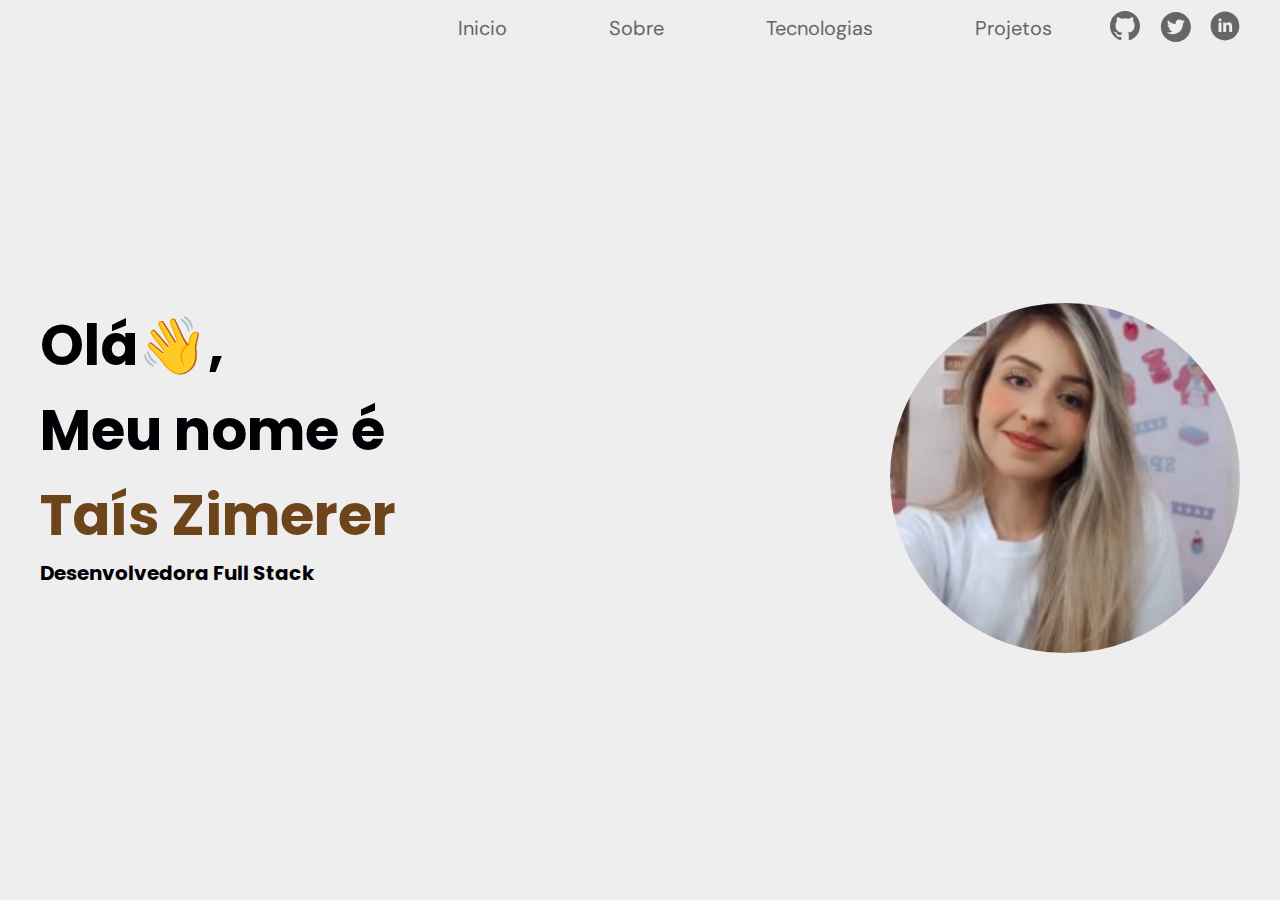
<file: index.html>
<!DOCTYPE html>
<html lang="en">
<head>
    <meta charset="UTF-8">
    <meta http-equiv="X-UA-Compatible" content="IE=edge">
    <meta name="viewport" content="width=device-width, initial-scale=1.0">
    <link rel="stylesheet" href="style.css">
    <link rel="preconnect" href="https://fonts.googleapis.com">
    <link rel="preconnect" href="https://fonts.gstatic.com" crossorigin>
    <link href="https://fonts.googleapis.com/css2?family=DM+Sans:wght@500&family=Poppins:wght@300;400;500;600;700&display=swap" rel="stylesheet">
    <title>Portfolio | Home</title>
</head>
<body>
    <div class="page-wrapper">
        <div class="header">
            <!-- <div class="nav-group-logo">
                <a href="#">Logo</a>
            </div> -->
            
            <div class="nav-group-page-items">
                <a href="index.html">Inicio</a>
                <a href="about.html">Sobre</a>
                <a href="stack.html">Tecnologias</a>
                <a href="projects.html">Projetos</a>
            </div>
            
            <div class="nav-group-social-icons">
                <a href="https://github.com/taiszimerer" target="_blank">
                    <img src="icons/github.svg" alt="Github icon">
                </a>
    
                <a href="https://twitter.com/ZimererTais" target="_blank">
                    <img src="icons/twitter.svg" alt="Twitter icon">
                </a>
                
                <a href="https://www.linkedin.com/in/tais-zimerer-20aa46139/" target="_blank">
                    <img src="icons/linkedin.svg" alt="Linkedin icon">
                </a>
            </div>
        </div>
        
        <div class="main-home">
            <div class="section-home">
                <div class="section-home-item">
                    <h1>
                        Olá👋, <br>
                        Meu nome é <br>
                        <span class="my-name">Taís Zimerer</span> <br>
                        <p class="dev"> Desenvolvedora Full Stack</p>
                    </h1>
                    
                    <img src="icons/profile.jpeg"  alt="Profile photo" class="profile-img">
                </div>
            </div>
        </div>
    </div>
</body>
</html>
</file>
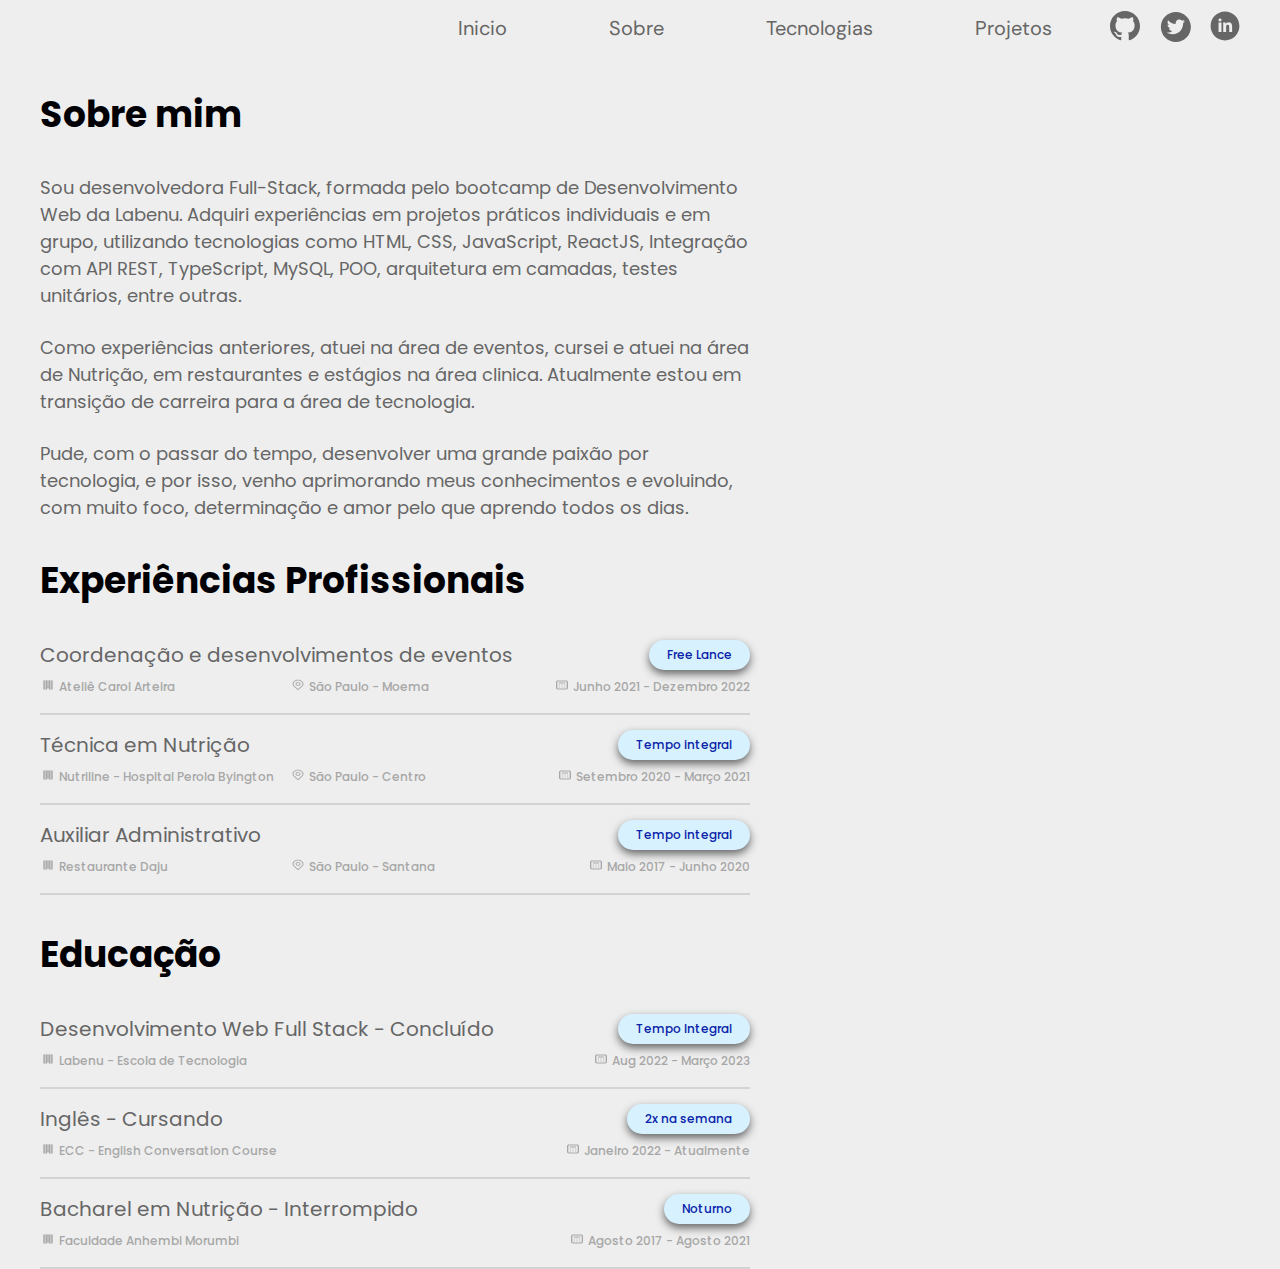
<file: about.html>
<!DOCTYPE html>
<html lang="en">

<head>
    <meta charset="UTF-8">
    <meta http-equiv="X-UA-Compatible" content="IE=edge">
    <meta name="viewport" content="width=device-width, initial-scale=1.0">
    <link rel="stylesheet" href="style.css">
    <link rel="preconnect" href="https://fonts.googleapis.com">
    <link rel="preconnect" href="https://fonts.gstatic.com" crossorigin>
    <link
        href="https://fonts.googleapis.com/css2?family=DM+Sans:wght@500&family=Poppins:wght@300;400;500;600;700&display=swap"
        rel="stylesheet">
    <title>Portfolio | Sobre mim</title>
</head>

<body>
    <div class="page-wrapper">
        <div class="header">


            <div class="nav-group-page-items">
                <a href="index.html">Inicio</a>
                <a href="about.html">Sobre</a>
                <a href="stack.html">Tecnologias</a>
                <a href="projects.html">Projetos</a>

            </div>

            <div class="nav-group-social-icons">
                <a href="https://github.com/taiszimerer" target="_blank">
                    <img src="icons/github.svg" alt="Github icon">
                </a>

                <a href="https://twitter.com/ZimererTais" target="_blank">
                    <img src="icons/twitter.svg" alt="Twitter icon">
                </a>

                <a href="https://www.linkedin.com/in/tais-zimerer-20aa46139/" target="_blank">
                    <img src="icons/linkedin.svg" alt="Linkedin icon">
                </a>
            </div>
        </div>

        <div class="main-about">
            <div class="section-about">
                <div class="section-about-me">
                    <h1>Sobre mim</h1>
                    <p>Sou desenvolvedora Full-Stack, formada pelo bootcamp de Desenvolvimento Web da Labenu. Adquiri
                        experiências em projetos práticos individuais e em grupo, utilizando tecnologias como HTML, CSS,
                        JavaScript, ReactJS, Integração com API REST, TypeScript, MySQL, POO, arquitetura em camadas,
                        testes unitários, entre outras.</p>
                    <br>
                    <p> Como experiências anteriores, atuei na área de eventos, cursei e atuei na área de Nutrição, em
                        restaurantes e estágios na área clinica. Atualmente estou em transição de carreira para a área
                        de tecnologia.</p>
                    <br>
                    <p> Pude, com o passar do tempo, desenvolver uma grande paixão por tecnologia, e por isso, venho
                        aprimorando meus conhecimentos e evoluindo, com muito foco, determinação e amor pelo que aprendo
                        todos os dias. </p>
                </div>

                <div class="section-about-work">
                    <h1>Experiências Profissionais</h1>

                    <div class="section-about-work-item">
                        <div class="section-about-work-item-header">
                            <h2>Coordenação e desenvolvimentos de eventos</h2>
                            <span class="section-about-time-tag">Free Lance</span>
                        </div>

                        <div class="section-about-work-item-content">
                            <span class="content-work">
                                <img src="icons/office-building.svg" alt="Office building icon">
                                Ateliê Carol Arteira
                            </span>

                            <span class="content-location">
                                <img src="icons/location.svg" alt="Office building icon">
                                São Paulo - Moema
                            </span>

                            <span class="content-data">
                                <img src="icons/calendar.svg" alt="Office building icon">
                                Junho 2021 - Dezembro 2022
                            </span>
                        </div>
                    </div>
                    <div class="section-about-work-item">
                        <div class="section-about-work-item-header">
                            <h2>Técnica em Nutrição</h2>
                            <span class="section-about-time-tag">Tempo integral</span>
                        </div>

                        <div class="section-about-work-item-content">
                            <span class="content-work">
                                <img src="icons/office-building.svg" alt="Office building icon">
                                Nutriline - Hospital Perola Byington
                            </span>

                            <span class="content-location">
                                <img src="icons/location.svg" alt="Office building icon">
                                São Paulo - Centro
                            </span>

                            <span class="content-data">
                                <img src="icons/calendar.svg" alt="Office building icon">
                                Setembro 2020 - Março 2021
                            </span>
                        </div>
                    </div>
                    <div class="section-about-work-item">
                        <div class="section-about-work-item-header">
                            <h2>Auxiliar Administrativo</h2>
                            <span class="section-about-time-tag">Tempo integral</span>
                        </div>

                        <div class="section-about-work-item-content">
                            <span class="content-work">
                                <img src="icons/office-building.svg" alt="Office building icon">
                                Restaurante Daju
                            </span>

                            <span class="content-location">
                                <img src="icons/location.svg" alt="Office building icon">
                                São Paulo - Santana
                            </span>

                            <span class="content-data">
                                <img src="icons/calendar.svg" alt="Office building icon">
                                Maio 2017 - Junho 2020
                            </span>
                        </div>
                    </div>
                </div>

                <div class="section-about-work">
                    <h1>Educação</h1>

                    <div class="section-about-work-item">
                        <div class="section-about-work-item-header">
                            <h2>Desenvolvimento Web Full Stack - Concluído</h2>
                            <span class="section-about-time-tag">Tempo Integral</span>
                        </div>

                        <div class="section-about-work-item-content">
                            <span class="content-work">
                                <img src="icons/office-building.svg" alt="Office building icon">
                                Labenu - Escola de Tecnologia
                            </span>

                            <span class="content-data">
                                <img src="icons/calendar.svg" alt="Office building icon">
                                Aug 2022 - Março 2023
                            </span>
                        </div>
                    </div>

                    <div class="section-about-work-item">
                        <div class="section-about-work-item-header">
                            <h2>Inglês - Cursando</h2>
                            <span class="section-about-time-tag">2x na semana</span>
                        </div>

                        <div class="section-about-work-item-content">
                            <span class="content-work">
                                <img src="icons/office-building.svg" alt="Office building icon">
                                ECC - English Conversation Course
                            </span>

                            <span class="content-data">
                                <img src="icons/calendar.svg" alt="Office building icon">
                               Janeiro 2022 - Atualmente
                            </span>
                        </div>
                    </div>

                    <div class="section-about-work-item">
                        <div class="section-about-work-item-header">
                            <h2> Bacharel em Nutrição - Interrompido</h2>
                            <span class="section-about-time-tag">Noturno</span>
                        </div>

                        <div class="section-about-work-item-content">
                            <span class="content-work">
                                <img src="icons/office-building.svg" alt="Office building icon">
                                Faculdade Anhembi Morumbi
                            </span>

                            <span class="content-data">
                                <img src="icons/calendar.svg" alt="Office building icon">
                                Agosto 2017 - Agosto 2021
                            </span>
                        </div>
                    </div>
                </div>
            </div>
        </div>
    </div>
</body>

</html>
</file>
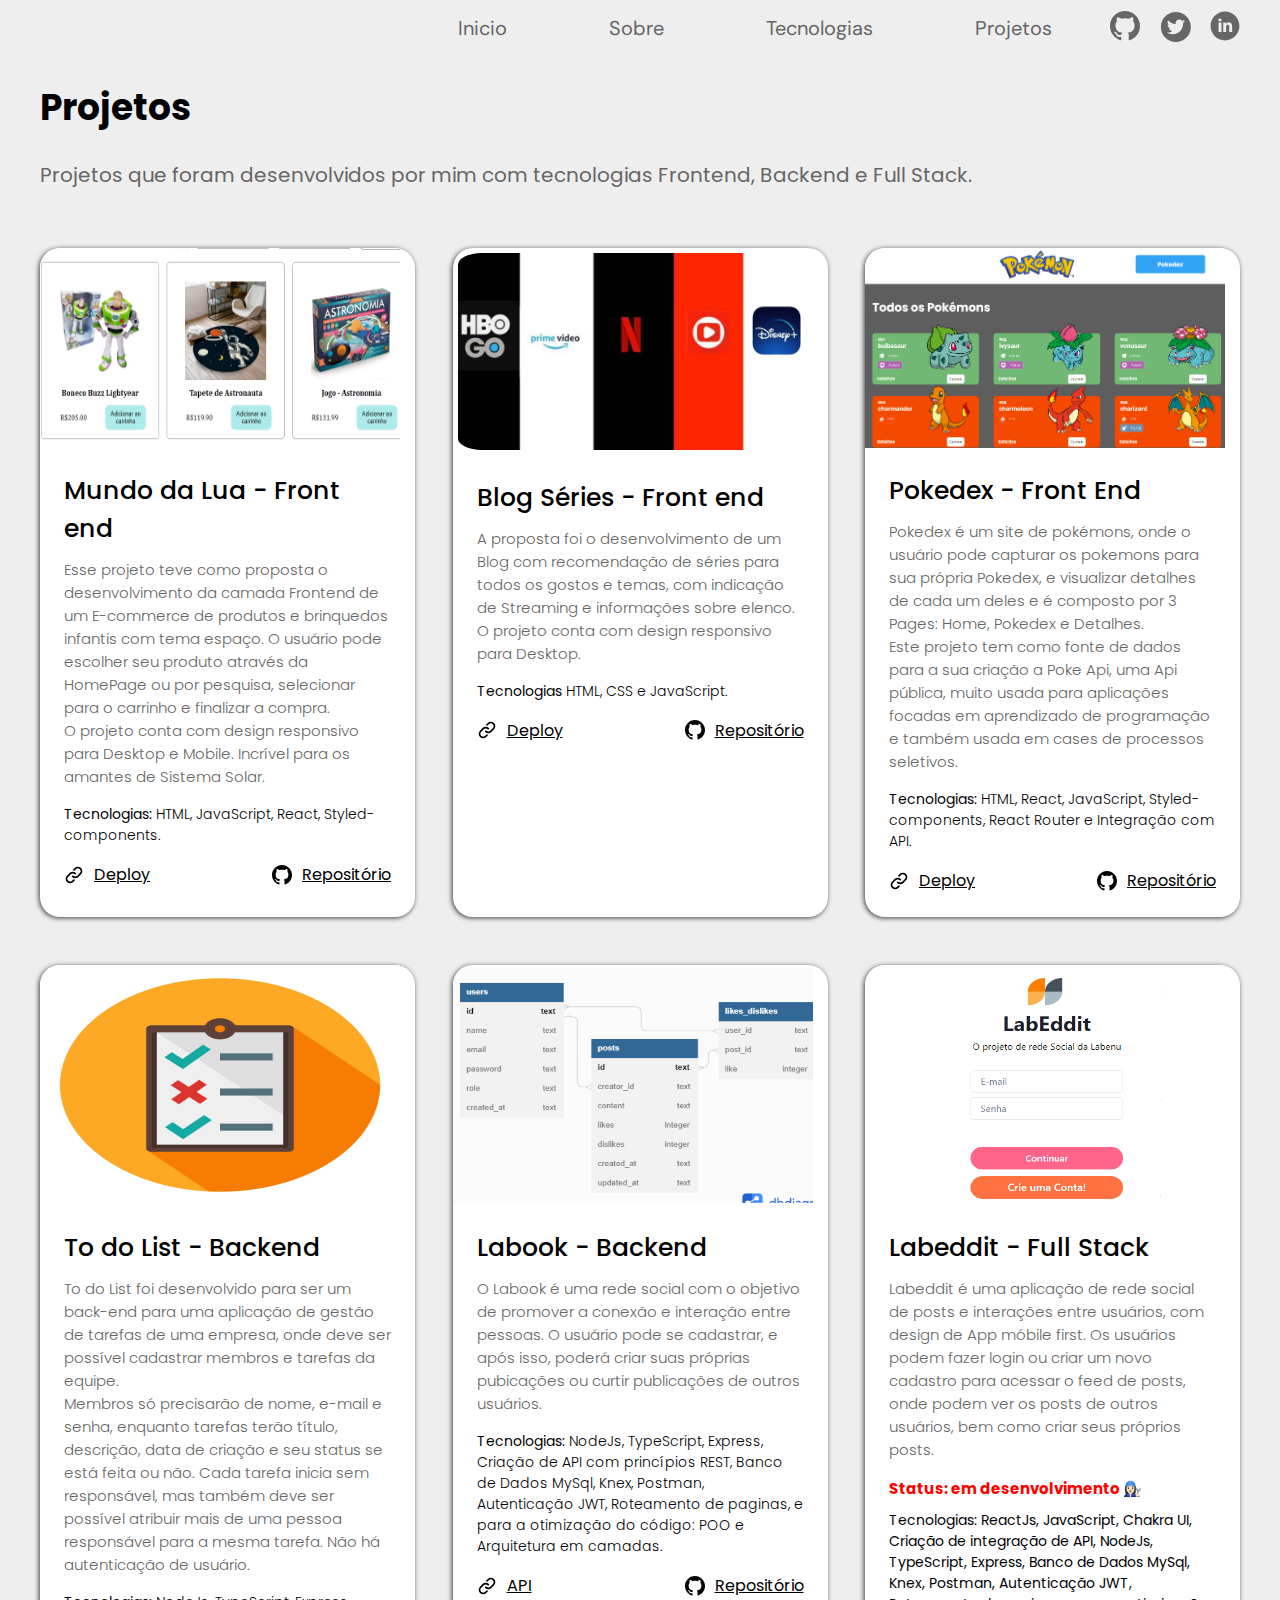
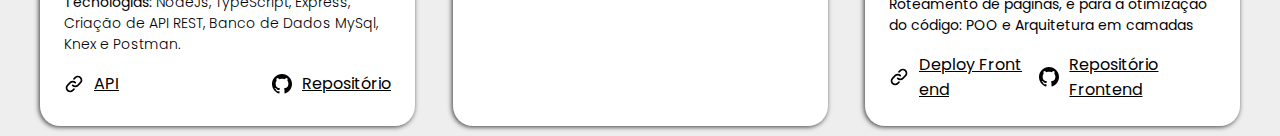
<file: projects.html>
<!DOCTYPE html>
<html lang="en">

<head>
    <meta charset="UTF-8">
    <meta http-equiv="X-UA-Compatible" content="IE=edge">
    <meta name="viewport" content="width=device-width, initial-scale=1.0">
    <link rel="stylesheet" href="style.css">
    <link rel="preconnect" href="https://fonts.googleapis.com">
    <link rel="preconnect" href="https://fonts.gstatic.com" crossorigin>
    <link
        href="https://fonts.googleapis.com/css2?family=DM+Sans:wght@500&family=Poppins:wght@300;400;500;600;700&display=swap"
        rel="stylesheet">
    <title>Portfolio | Projects</title>
</head>

<body>
    <div class="page-wrapper">
        <div class="header">

            <div class="nav-group-page-items">
                <a href="index.html">Inicio</a>
                <a href="about.html">Sobre</a>
                <a href="stack.html">Tecnologias</a>
                <a href="projects.html">Projetos</a>
            </div>

            <div class="nav-group-social-icons">
                <a href="https://github.com/taiszimerer" target="_blank">
                    <img src="icons/github.svg" alt="Github icon">
                </a>

                <a href="https://twitter.com/ZimererTais" target="_blank">
                    <img src="icons/twitter.svg" alt="Twitter icon">
                </a>

                <a href="https://www.linkedin.com/in/tais-zimerer-20aa46139/" target="_blank">
                    <img src="icons/linkedin.svg" alt="Linkedin icon">
                </a>
            </div>
        </div>

        <div class="main-projects">
            <div class="section-projects">
                <div class="section-projects-intro">
                    <h1>Projetos</h1>
                    <p>Projetos que foram desenvolvidos por mim com tecnologias Frontend, Backend e Full Stack.</p>
                </div>

                <div class="section-projects-cards-container">
                    <div class="project-card">
                        <img src="icons/mundo-da-lua.png" alt="Project photo" class="foto-mundo-da-lua">
                        <div class="project-card-content">
                            <h2>Mundo da Lua - Front end</h2>
                            <p>
                                Esse projeto teve como proposta o desenvolvimento da camada Frontend de um E-commerce de
                                produtos e brinquedos infantis com tema espaço. O usuário pode escolher seu produto
                                através da HomePage ou por pesquisa, selecionar para o carrinho e finalizar a compra.
                                <br>

                                O projeto conta com design responsivo para Desktop e Mobile. Incrível para os amantes de
                                Sistema Solar.
                            </p>
                            <p class="project-card-content-stacks">
                                <span>Tecnologias:</span> HTML, JavaScript, React, Styled-components.
                            </p>
                            <div class="project-card-links">
                                <a href="https://mundodaluastore.surge.sh">
                                    <img src="icons/link.svg" alt="Link icon">
                                    Deploy
                                </a>

                                <a href="https://github.com/taiszimerer/mundo-da-lua-ecommerce-fronteend">
                                    <img src="icons/github-small.svg" alt="Github icon">
                                    Repositório
                                </a>
                            </div>
                        </div>
                    </div>

                    <div class="project-card">
                        <img src="icons/j.jpg" alt="Project photo" class="foto-netflix">
                        <div class="project-card-content">
                            <h2>Blog Séries - Front end</h2>
                            <p>
                                A proposta foi o desenvolvimento de um Blog com recomendação de séries para todos os
                                gostos e temas, com indicação de Streaming e informações sobre elenco.
                                <br>
                                O projeto conta com design responsivo para Desktop.
                            </p>
                            <p class="project-card-content-stacks">
                                <span>Tecnologias</span> HTML, CSS e JavaScript.
                            </p>
                            <div class="project-card-links">
                                <a href="#">
                                    <img src="icons/link.svg" alt="Link icon">
                                    Deploy
                                </a>

                                <a href="https://github.com/taiszimerer/blog-series-fronteend">
                                    <img src="icons/github-small.svg" alt="Github icon">
                                    Repositório
                                </a>
                            </div>
                        </div>
                    </div>

                    <div class="project-card">
                        <img src="icons/pokedex.png" alt="Project photo" class="foto-pokedex">
                        <div class="project-card-content">
                            <h2>Pokedex - Front End</h2>
                            <p>
                                Pokedex é um site de pokémons, onde o usuário pode capturar os pokemons para sua própria
                                Pokedex, e visualizar detalhes de cada um deles e é composto por 3 Pages: Home, Pokedex
                                e Detalhes.
                                <br>
                                Este projeto tem como fonte de dados para a sua criação a Poke Api, uma Api pública,
                                muito usada para aplicações focadas em aprendizado de programação e também usada em
                                cases de processos seletivos.
                            </p>
                            <p class="project-card-content-stacks">
                                <span>Tecnologias:</span> HTML, React, JavaScript, Styled-components, React Router e
                                Integração com API.
                            </p>
                            <div class="project-card-links">
                                <a href="https://pokedexpokemon.surge.sh/">
                                    <img src="icons/link.svg" alt="Link icon">
                                    Deploy
                                </a>

                                <a href="https://github.com/taiszimerer/pokedex-react-apis-a">
                                    <img src="icons/github-small.svg" alt="Github icon">
                                    Repositório
                                </a>
                            </div>
                        </div>
                    </div>

                    <div class="project-card">
                        <img src="icons/todolist.jpeg" alt="Project photo" class="foto-to-do-list">
                        <div class="project-card-content">
                            <h2>To do List - Backend </h2>
                            <p>
                                To do List foi desenvolvido para ser um back-end para uma aplicação de gestão de tarefas
                                de uma empresa, onde deve ser possível cadastrar membros e tarefas da equipe.
                                <br>
                                Membros só precisarão de nome, e-mail e senha, enquanto tarefas terão título, descrição,
                                data de criação e seu status se está feita ou não. Cada tarefa inicia sem responsável,
                                mas também deve ser possível atribuir mais de uma pessoa responsável para a mesma
                                tarefa. Não há autenticação de usuário.
                            </p>
                            <p class="project-card-content-stacks">
                                <span>Tecnologias:</span> NodeJs, TypeScript, Express, Criação de API REST, Banco de
                                Dados MySql, Knex e Postman.
                            </p>
                            <div class="project-card-links">
                                <a href="https://documenter.getpostman.com/view/24460855/2s8ZDcyzB2">
                                    <img src="icons/link.svg" alt="Link icon">
                                    API
                                </a>

                                <a href="https://github.com/taiszimerer/to-do-list-backend">
                                    <img src="icons/github-small.svg" alt="Github icon">
                                    Repositório
                                </a>
                            </div>
                        </div>
                    </div>

                    <div class="project-card">
                        <img src="icons/labook.png" alt="Project photo" class="foto-labook">
                        <div class="project-card-content">
                            <h2>Labook - Backend</h2>
                            <p>
                                O Labook é uma rede social com o objetivo de promover a conexão e interação entre
                                pessoas. O usuário pode se cadastrar, e após isso, poderá criar suas próprias pubicações
                                ou curtir publicações de outros usuários.
                            </p>
                            <p class="project-card-content-stacks">
                                <span>Tecnologias:</span> NodeJs, TypeScript, Express, Criação de API com princípios
                                REST, Banco de Dados MySql, Knex, Postman, Autenticação JWT, Roteamento de paginas, e
                                para a otimização do código: POO e Arquitetura em camadas.
                            </p>
                            <div class="project-card-links">
                                <a href="https://documenter.getpostman.com/view/24460855/2s93CHtaAp">
                                    <img src="icons/link.svg" alt="Link icon">
                                    API
                                </a>

                                <a href="https://github.com/taiszimerer/projeto-labook-backend">
                                    <img src="icons/github-small.svg" alt="Github icon">
                                    Repositório
                                </a>
                            </div>
                        </div>
                    </div>

                    <div class="project-card">
                        <img src="icons/labeddit.png" alt="Project photo" class="foto-labeddit">
                        <div class="project-card-content">
                            <h2>Labeddit - Full Stack</h2>
                            <p>
                                Labeddit é uma aplicação de rede social de posts e interações entre usuários, com design
                                de App móbile first. Os usuários podem fazer login ou criar um novo cadastro para
                                acessar o feed de posts, onde podem ver os posts de outros usuários, bem como criar seus
                                próprios posts. 
                            </p>
                            <h5>Status: em desenvolvimento 👩🏻‍🔧</h5>
                            <p class="project-card-content-stacks">
                                <span>Tecnologias: ReactJs, JavaScript, Chakra UI, Criação de integração de API, NodeJs,
                                    TypeScript, Express, Banco de Dados MySql, Knex, Postman, Autenticação JWT,
                                    Roteamento de paginas, e para a otimização do código: POO e Arquitetura em camadas
                                </span>
                            </p>
                            <div class="project-card-links">
                                <a href="https://t-labeddit.surge.sh">
                                    <img src="icons/link.svg" alt="Link icon">
                                    Deploy Front end
                                </a>

                                <a href="https://github.com/taiszimerer/labeddit-front">
                                    <img src="icons/github-small.svg" alt="Github icon">
                                    Repositório Frontend
                                </a>
                                <!-- <a href="https://github.com/taiszimerer/labeddit-backend">
                                    <img src="icons/github-small.svg" alt="Github icon">
                                    Repositório Backend
                                </a>
                                <a href="https://documenter.getpostman.com/view/24460855/2s93XsWkhs">
                                    <img src="icons/github-small.svg" alt="Github icon">
                                    API
                                </a> -->
                            </div>
                        </div>
                    </div>
                </div>
            </div>
        </div>
    </div>
</body>

</html>
</file>
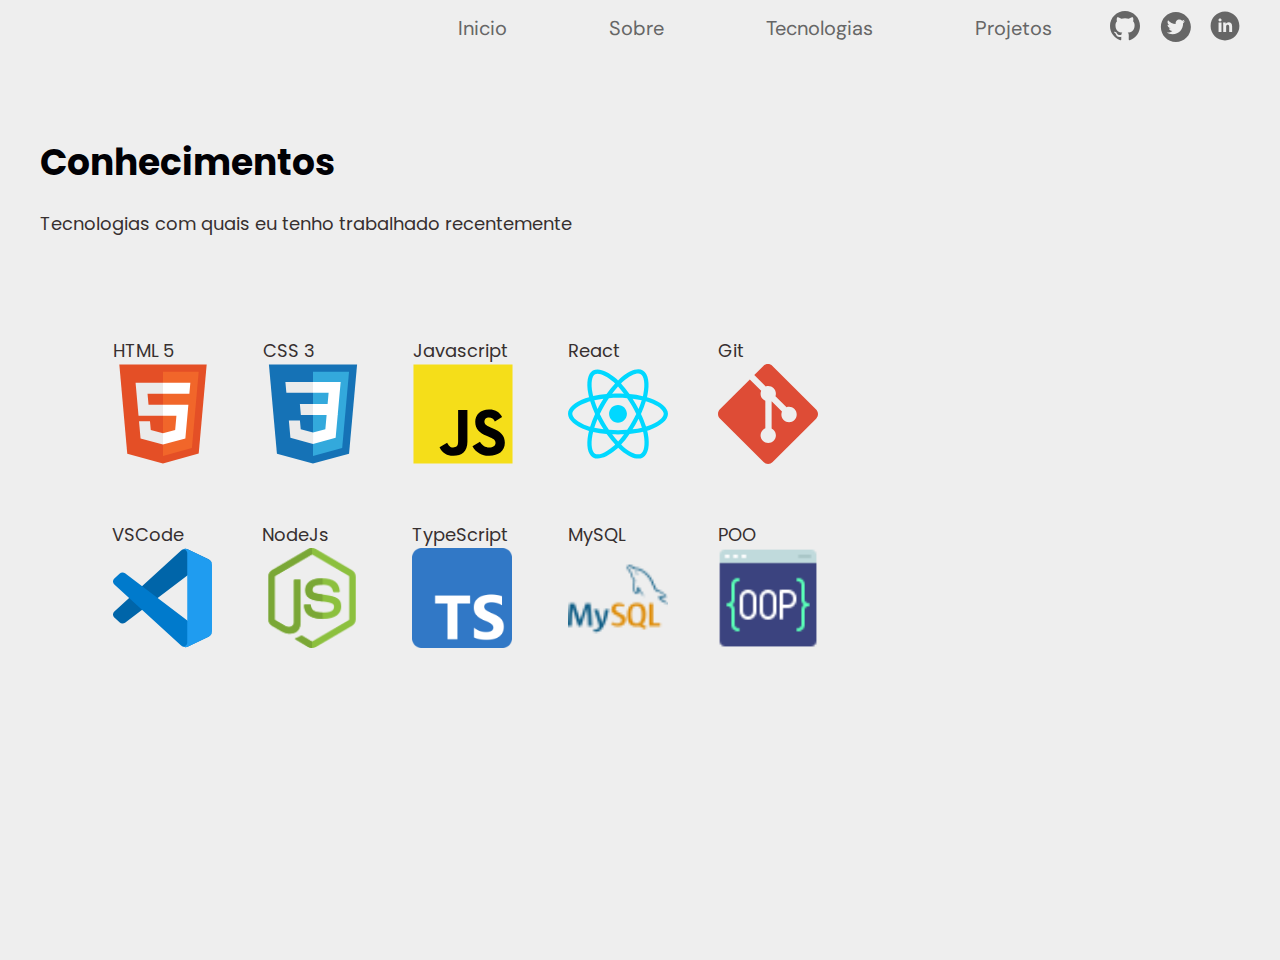
<file: stack.html>
<!DOCTYPE html>
<html lang="en">
<head>
    <meta charset="UTF-8">
    <meta http-equiv="X-UA-Compatible" content="IE=edge">
    <meta name="viewport" content="width=device-width, initial-scale=1.0">
    <link rel="stylesheet" href="style.css">
    <link rel="preconnect" href="https://fonts.googleapis.com">
    <link rel="preconnect" href="https://fonts.gstatic.com" crossorigin>
    <link href="https://fonts.googleapis.com/css2?family=DM+Sans:wght@500&family=Poppins:wght@300;400;500;600;700&display=swap" rel="stylesheet">
    <title>Portfolio | Tech Stack</title>
</head>
<body>
    <div class="page-wrapper">
        <div class="header">
            <!-- <div class="nav-group-logo">
                <a href="#">Logo</a>
            </div> -->
            
            <div class="nav-group-page-items">
                <a href="index.html">Inicio</a>
                <a href="about.html">Sobre</a>
                <a href="stack.html">Tecnologias</a>
                <a href="projects.html">Projetos</a>
            </div>
            
            <div class="nav-group-social-icons">
                <a href="https://github.com/taiszimerer" target="_blank">
                    <img src="icons/github.svg" alt="Github icon">
                </a>
    
                <a href="https://twitter.com/ZimererTais" target="_blank">
                    <img src="icons/twitter.svg" alt="Twitter icon">
                </a>
                
                <a href="https://www.linkedin.com/in/tais-zimerer-20aa46139/" target="_blank">
                    <img src="icons/linkedin.svg" alt="Linkedin icon">
                </a>
            </div>
        </div>
        
        <div class="main-stack">
            <div class="section-stack">
                <div class="section-stack-intro">
                    <h1>Conhecimentos</h1>
                    <p>Tecnologias com quais eu tenho trabalhado recentemente</p>
                </div>

                <div class="section-stack-icons">
                    <span>
                        <p>HTML 5</p>
                        <img src="icons/html.svg" alt="HTML5 icon" class="icons-techs">
                    </span>

                    <span>
                        <p>CSS 3</p>
                        <img src="icons/css.svg" alt="CSS3 icon" class="icons-techs">
                    </span>

                    <span>
                        <p>Javascript</p>
                        <img src="icons/javascript.svg" alt="Javascript icon" class="icons-techs">
                    </span>

                    <span>
                        <p>React</p>
                        <img src="icons/react.svg" alt="React icon" class="icons-techs">
                    </span>

                    <span>
                        <p>Git</p>
                        <img src="icons/git.svg" alt="Git icon" class="icons-techs">
                    </span>

                    <span>
                        <p>VSCode</p>
                        <img src="icons/vscode.svg" alt="VSCode icon" class="icons-techs">
                    </span>

                    <span>
                        <p>NodeJs</p>
                        <img src="icons/node.png" alt="node icon" class="icons-techs">
                    </span>

                    <span>
                        <p>TypeScript</p>
                        <img src="icons/TypeScript.png" alt="typescript icon" class="icons-techs">
                    </span>

                    <span>
                        <p>MySQL</p>
                        <img src="icons/mysqll.png" alt="mysql icon" class="icons-techs">
                    </span>

                    <span>
                        <p>POO</p>
                        <img src="icons/poo.png" alt="poo icon" class="icons-techs">
                    </span>
                </div>
            </div>
        </div>
    </div>
</body>
</html>
</file>
<file: style.css>
/* ================== GLOBAL ================== */

* {
    margin: 0;
    padding: 0;
    box-sizing: border-box;
}

body {
    background-color: #eeeeee;
}

a {
    color: inherit;
    text-decoration: none;
}

.page-wrapper {
    width: 1200px;
    margin: 0 auto;
}

/* ================== HEADER ================== */

.header {
    color: #666666;
    display: flex;
    flex-direction: row;
    justify-content: flex-end;
    height: 55px;
}

.nav-group-logo {
    color: #cd23b3;
    font-style: italic;
    font-weight: bold;
    font-family: 'DM Sans', sans-serif;
    font-size: 40px;
    margin-right: auto;
    display: flex;
    align-items: center;
    justify-content: center;
}

.nav-group-page-items {
    font-family: 'DM Sans', sans-serif;
    font-size: 20px;
    width: 610px;
    display: flex;
    align-items: center;
    justify-content: space-between;
    margin-right: 50px;
}

.nav-group-page-items a {
    padding: 4px 8px;
}

.nav-group-page-items a:hover {
    background-color: rgb(106, 215, 235);
}

.nav-group-social-icons {
    width: 130px;
    display: flex;
    align-items: center;
    justify-content: space-between;
}

/* ================== HOME (index.html) ================== */

.section-home {
    /* 100vh - tamanho header */
    min-height: calc(100vh - 55px); 
    display: flex;
    align-items: center;
}

.section-home-item {
    flex-grow: 1;
    font-family: 'Poppins', sans-serif;
    font-size: 28px;
    color: #010105;
    display: flex;
    justify-content: space-between;
}

.my-name {
    color: #673b0ff3;

}
 p {
    font-size: 20px; 
 }


.profile-img {
    border-radius: 50%;
    width: 350px;
    height: 350px;
}


/* ================== ABOUT ME (about.html) ================== */

.section-about {
    font-family: 'Poppins', sans-serif;
    /* 100vh - tamanho header */
    min-height: calc(100vh - 55px);
    width: 710px;
    display: flex;
    flex-direction: column;
    justify-content: center;
    
}

.section-about-work-item {
    height: 75px;
    border-bottom: 2px solid lightgray;
    margin-top: 15px;
}

.section-about-work-item-header {
    display: flex;
    justify-content: space-between;
    padding-bottom: 8px;
}

.section-about-work-item-content {
    display: flex;
}

.section-about h1 {
    font-size: 36px;
    color: #010105;
    margin: 32px 0;
}

.section-about h2 {
    font-size: 20px;
    font-weight: 400;
    color: #666666;
}

html body .section-about-time-tag { /* Just to add selector priority */
    color: #0722a8;
    background-color: #d7f1ff;
    border-radius: 20px;
    padding: 0 18px;
    display: flex;
    align-items: center;
    justify-content: center;
    box-shadow: 0px 4px 8px 0px rgba(102,102,102,1);
}

.section-about p {
    font-size: 18px;
    color: #666666;
}

.section-about span {
    font-size: 12px;
    font-weight: 500;
    color: #a7a7a7;
}

.content-work {
    width: 250px;
}

.content-data {
    margin-left: auto;
}

/* ================== Tech Stack (stack.html) ================== */

.section-stack {
    font-family: 'Poppins', sans-serif;
    /* 100vh - tamanho header */
    min-height: calc(100vh - 55px);
    max-width: 850px;
    display: flex;
    flex-direction: column;
    margin-top: 60px;
}

.section-stack h1 {
    font-size: 36px;
    color: #010105;
    margin: 20px 0;
}

.section-stack p {
    font-size: 18px;
    color: #373030;
    margin-right: 10px;
}

.section-stack-icons {
    width: 100%;
    display: flex;
    justify-content: center;
    gap: 50px;
    flex-wrap: wrap;
    margin-top: 100px;
}

.icons-techs{
    width: 100px;
    height: 100px;
}

/* ================== Projects (projects.html) ================== */

.section-projects {
    font-family: 'Poppins', sans-serif;
    /* 100vh - tamanho header */
    min-height: calc(100vh - 55px);
    display: flex;
    flex-direction: column;
    padding-bottom: 10px;
}

.section-projects-intro {
    margin-bottom: 10px;
}

.section-projects h1 {
    font-size: 36px;
    color: #010105;
    margin: 25px 0;
}

.section-projects p {
    font-size: 20px;
    color: #666666;
}

.section-projects-cards-container {
    display: flex;
    justify-content: space-between;
    flex-wrap: wrap;
}

.project-card {
    overflow: hidden;
    width: 375px;
    background-color: white;
    border-radius: 20px;
    margin-top: 48px;
    box-shadow: -1px 1px 5px 0px rgba(0,0,0,0.75);
}

.project-card-content {
    padding: 24px;
    padding-bottom: calc(24px - 7px);
    transform: translateY(-7px);
}

.project-card h2 {
    font-weight: 500;
    font-size: 25px;
    margin-bottom: 8px 0;
}

.project-card p {
    font-weight: 300;
    font-size: 15px;
    margin-top: 10px;
    margin-bottom: 16px;
}

.project-card-content .project-card-content-stacks {
    color: #010105;
    font-weight: 300;
    font-size: 14px;
    margin-bottom: 16px;
    
}

.project-card-content-stacks span {
    font-weight: 400;
}

.project-card-links {
    font-size: 16px;
    font-weight: 400;
    color: black;
    text-decoration: underline;
    display: flex;
    justify-content: space-between;
    align-items: center;
}

.project-card-links a {
    display: flex;
    align-items: center;
}

.project-card-links a img {
    margin-right: 10px;
}

.foto-mundo-da-lua{
    width: 360px;
    height: 200px;
}

.foto-netflix {
    padding: 5px;
    border-radius: 8%;
    width: 360px;
}

.foto-pokedex {
    width: 360px;
    height: 200px;
}

.foto-to-do-list {
    width: 360px;
    height: 240px;
}

.foto-labook {
    width: 360px;
    height: 240px;
}

h5 {
    color: red;
    font-size: 15px;
}

.foto-labeddit {
    width: 360px;
    height: 240px;
}
</file>
